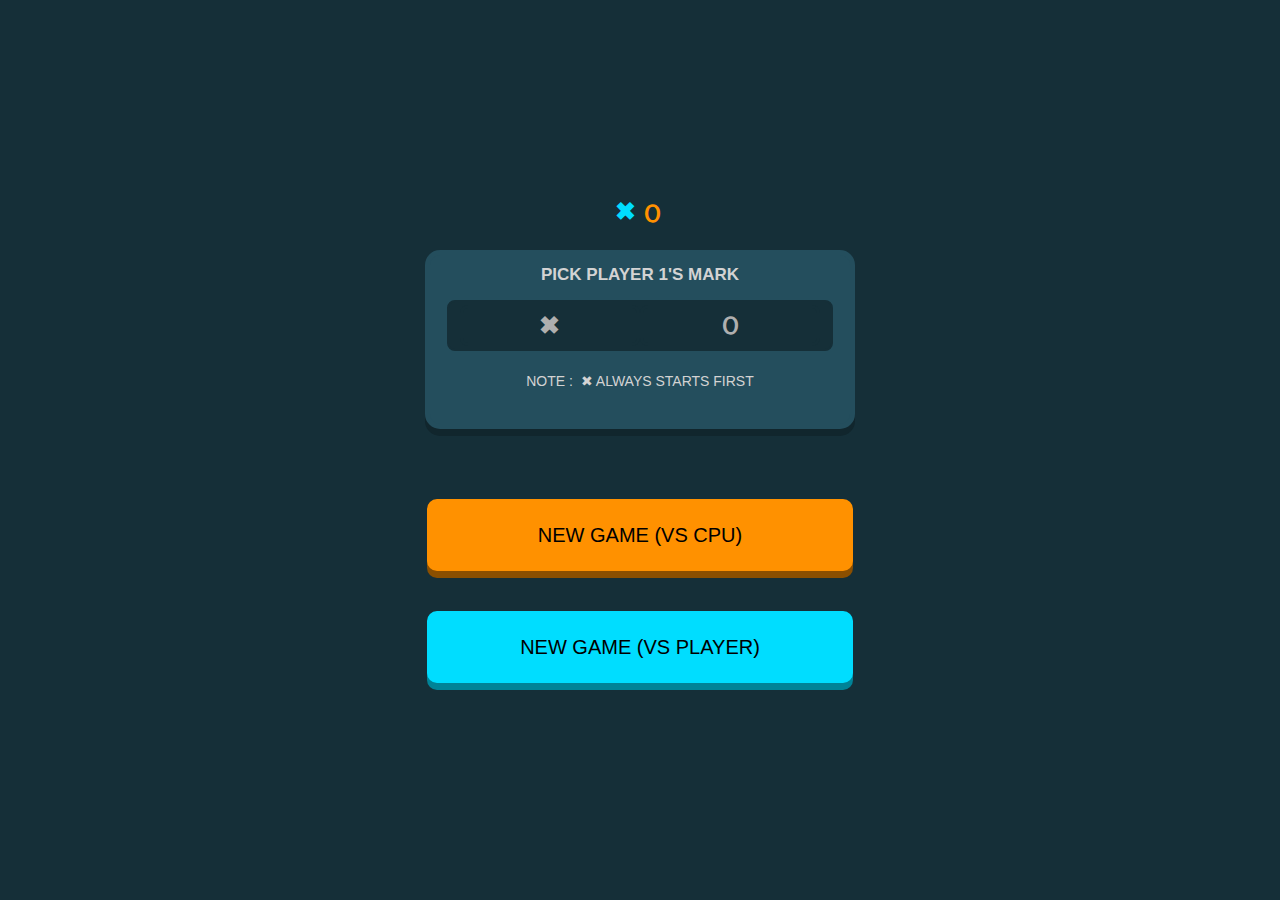
<file: index.html>
<!DOCTYPE html>
<html lang="en">
<head>
    <meta charset="UTF-8">
    <meta name="viewport" content="width=device-width, initial-scale=1.0">
    <title>Kata-Kuti</title>
    <link rel="stylesheet" href="homestyle.css">
</head>
<body>
    <div class="logobar"><p class="logo" style="color: rgb(0, 221, 255);">✖</p><p class="logo" style="color: rgb(255, 145, 0);">Ｏ</p></div>
    <div id="markbar">
        <h4>PICK PLAYER 1'S MARK</h4>
        <div id="marks">
            <button class="markbtn">✖</button>
            <button class="markbtn">Ｏ</button>
        </div>
        <pre>NOTE :  ✖ ALWAYS STARTS FIRST</pre>
    </div>
    <div class="newgamebtndiv">
        <a href="" class="newgamebtna">NEW GAME (VS CPU)</a>
    </div>
    <div class="newgamebtndivpvp">
        <a href="" class="newgamebtnapvp">NEW GAME (VS PLAYER)</a>
    </div>
    <script src="homescript.js"></script>
</body>
</html>
</file>
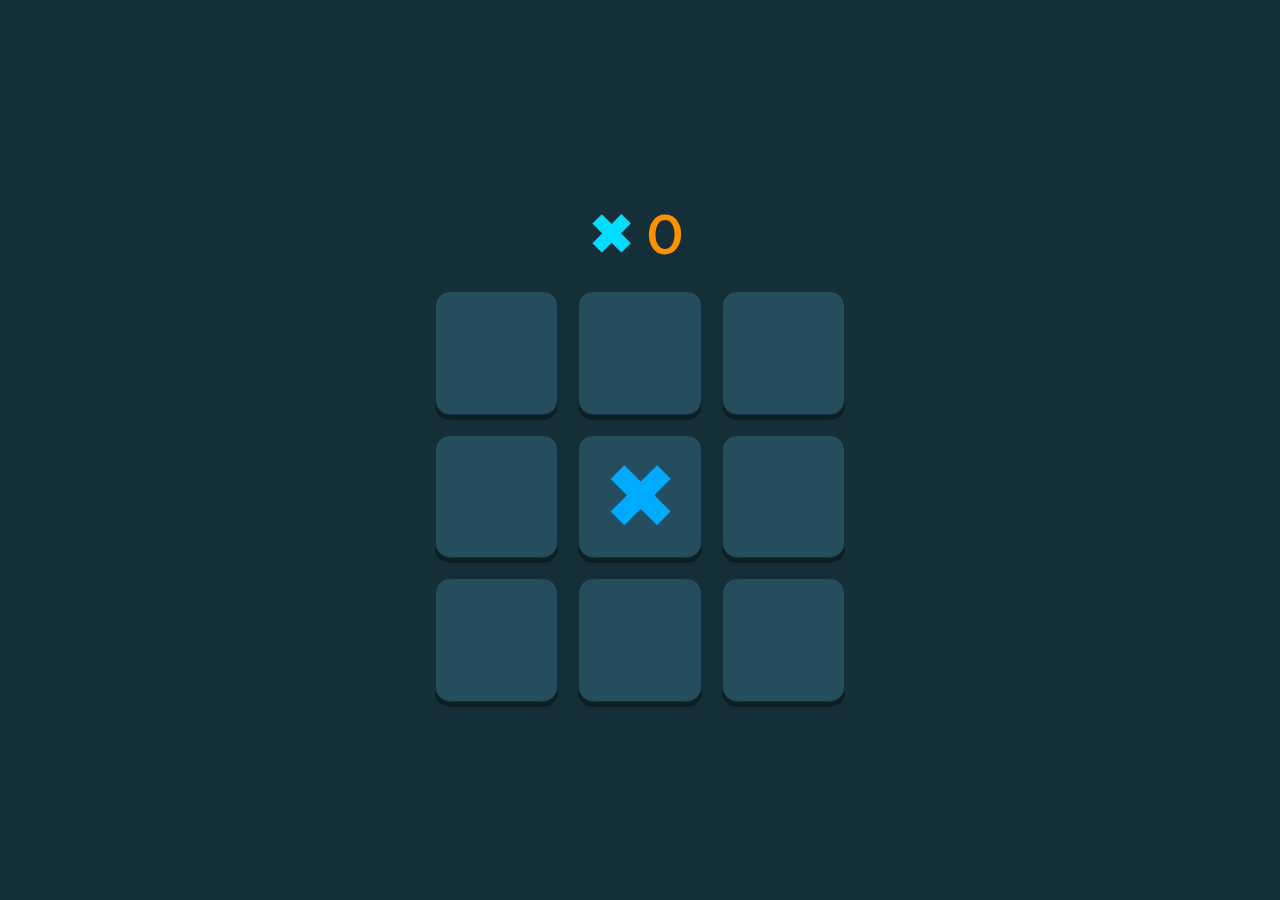
<file: O.html>
<!DOCTYPE html>
<html lang="en">
<head>
    <meta charset="UTF-8">
    <meta name="viewport" content="width=device-width, initial-scale=1.0">
    <title>Player 1 : Ｏ VS CPU : ✖</title>
    <link rel="stylesheet" href="Ostyle.css">
</head>

<body>
    <div id="bigbox">
        <div><p class="logo" style="color: rgb(0, 221, 255);">✖</p><p class="logo" style="color: rgb(255, 145, 0);">Ｏ</p></div>
        <div class="grid">
            <div class="gridboxes"></div>
            <div class="gridboxes"></div>
            <div class="gridboxes"></div>
            <div class="gridboxes"></div>
            <div class="gridboxes"></div>
            <div class="gridboxes"></div>
            <div class="gridboxes"></div>
            <div class="gridboxes"></div>
            <div class="gridboxes"></div>

            <!-- <div class="gridboxes"><p class="element">x</p><p class="element">o</p></div>
            <div class="gridboxes"><p class="element">x</p><p class="element">o</p></div>
            <div class="gridboxes"><p class="element">x</p><p class="element">o</p></div>
            <div class="gridboxes"><p class="element">x</p><p class="element">o</p></div>
            <div class="gridboxes"><p class="element">x</p><p class="element">o</p></div>
            <div class="gridboxes"><p class="element">x</p><p class="element">o</p></div>
            <div class="gridboxes"><p class="element">x</p><p class="element">o</p></div>
            <div class="gridboxes"><p class="element">x</p><p class="element">o</p></div>
            <div class="gridboxes"><p class="element">x</p><p class="element">o</p></div> -->
        </div>

    </div>
    <div class="result">
        <h1 id="resulthead"></h1>
        <button class="quit" id="quitbtn"><a class="quit" href="index.html">QUIT</a></button><button class="nextround" id="nrbtn"><a class="nextround" href="O.html">NEXT ROUND</a></button>
    </div>
    <div class="darkbodyeffect"></div>
    <script src="Oscript.js"></script>
</body>

</html>
</file>
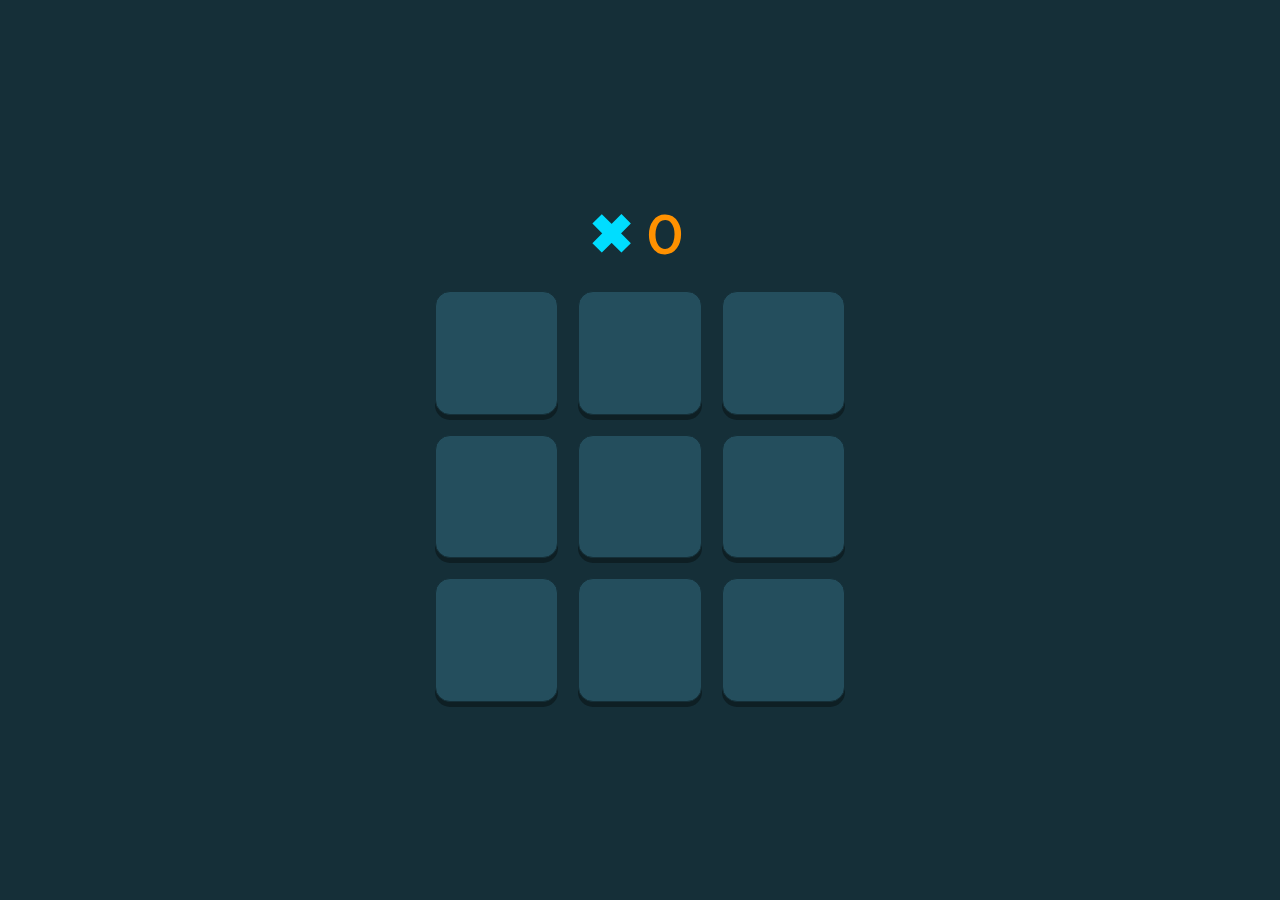
<file: Opvp.html>
<!DOCTYPE html>
<html lang="en">
<head>
    <meta charset="UTF-8">
    <meta name="viewport" content="width=device-width, initial-scale=1.0">
    <title>Player 1 : Ｏ VS Player 2 : ✖</title>
    <link rel="stylesheet" href="Ostyle.css">
</head>

<body>
    <div id="bigbox">
        <div><p class="logo" style="color: rgb(0, 221, 255);">✖</p><p class="logo" style="color: rgb(255, 145, 0);">Ｏ</p></div>
        <div class="grid">
            <div class="gridboxes"></div>
            <div class="gridboxes"></div>
            <div class="gridboxes"></div>
            <div class="gridboxes"></div>
            <div class="gridboxes"></div>
            <div class="gridboxes"></div>
            <div class="gridboxes"></div>
            <div class="gridboxes"></div>
            <div class="gridboxes"></div>

            <!-- <div class="gridboxes"><p class="element">x</p><p class="element">o</p></div>
            <div class="gridboxes"><p class="element">x</p><p class="element">o</p></div>
            <div class="gridboxes"><p class="element">x</p><p class="element">o</p></div>
            <div class="gridboxes"><p class="element">x</p><p class="element">o</p></div>
            <div class="gridboxes"><p class="element">x</p><p class="element">o</p></div>
            <div class="gridboxes"><p class="element">x</p><p class="element">o</p></div>
            <div class="gridboxes"><p class="element">x</p><p class="element">o</p></div>
            <div class="gridboxes"><p class="element">x</p><p class="element">o</p></div>
            <div class="gridboxes"><p class="element">x</p><p class="element">o</p></div> -->
        </div>

    </div>
    <div class="result">
        <h1 id="resulthead"></h1>
        <button class="quit" id="quitbtn"><a class="quit" href="index.html">QUIT</a></button><button class="nextround" id="nrbtn"><a class="nextround" href="Opvp.html">NEXT ROUND</a></button>
    </div>
    <div class="darkbodyeffect"></div>
    <script src="Opvpscript.js"></script>
</body>

</html>
</file>
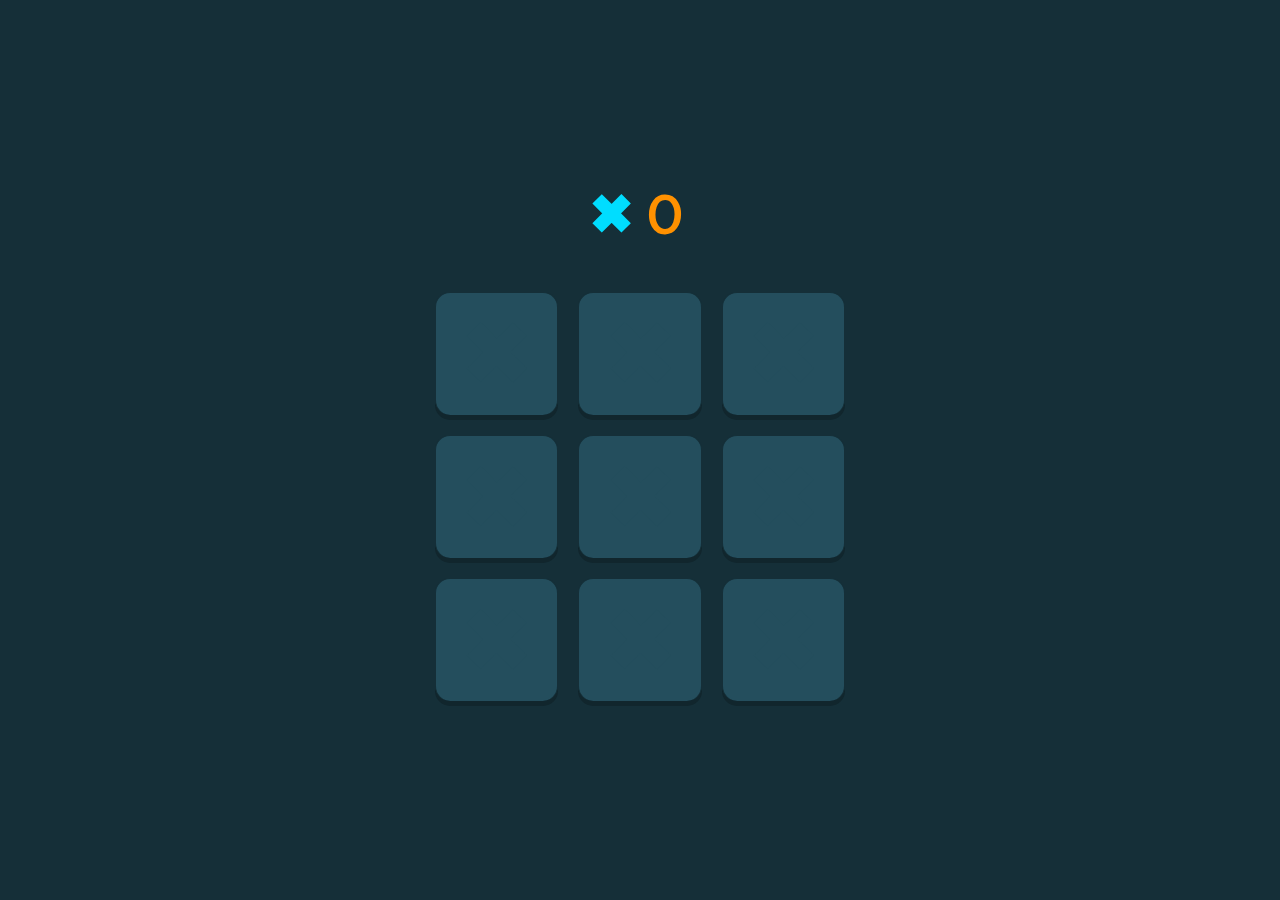
<file: X.html>
<!DOCTYPE html>
<html lang="en">
<head>
    <meta charset="UTF-8">
    <meta name="viewport" content="width=device-width, initial-scale=1.0">
    <title>Player 1 : ✖ VS CPU : Ｏ</title>
    <link rel="stylesheet" href="Xstyle.css">
</head>

<body>
    <div id="bigbox">
        <div><p class="logo" style="color: rgb(0, 221, 255);">✖</p><p class="logo" style="color: rgb(255, 145, 0);">Ｏ</p></div>
        <div class="grid">
            <div class="gridboxes"></div>
            <div class="gridboxes"></div>
            <div class="gridboxes"></div>
            <div class="gridboxes"></div>
            <div class="gridboxes"></div>
            <div class="gridboxes"></div>
            <div class="gridboxes"></div>
            <div class="gridboxes"></div>
            <div class="gridboxes"></div>

            <!-- <div class="gridboxes"><p class="element">x</p><p class="element">o</p></div>
            <div class="gridboxes"><p class="element">x</p><p class="element">o</p></div>
            <div class="gridboxes"><p class="element">x</p><p class="element">o</p></div>
            <div class="gridboxes"><p class="element">x</p><p class="element">o</p></div>
            <div class="gridboxes"><p class="element">x</p><p class="element">o</p></div>
            <div class="gridboxes"><p class="element">x</p><p class="element">o</p></div>
            <div class="gridboxes"><p class="element">x</p><p class="element">o</p></div>
            <div class="gridboxes"><p class="element">x</p><p class="element">o</p></div>
            <div class="gridboxes"><p class="element">x</p><p class="element">o</p></div> -->
        </div>

    </div>
    <div class="result">
        <h1 id="resulthead"></h1>
        <button class="quit" id="quitbtn"><a class="quit" href="index.html">QUIT</a></button><button class="nextround" id="nrbtn"><a class="nextround" href="X.html">NEXT ROUND</a></button>
    </div>
    <div class="darkbodyeffect"></div>
    <script src="Xscript.js"></script>
</body>

</html>
</file>
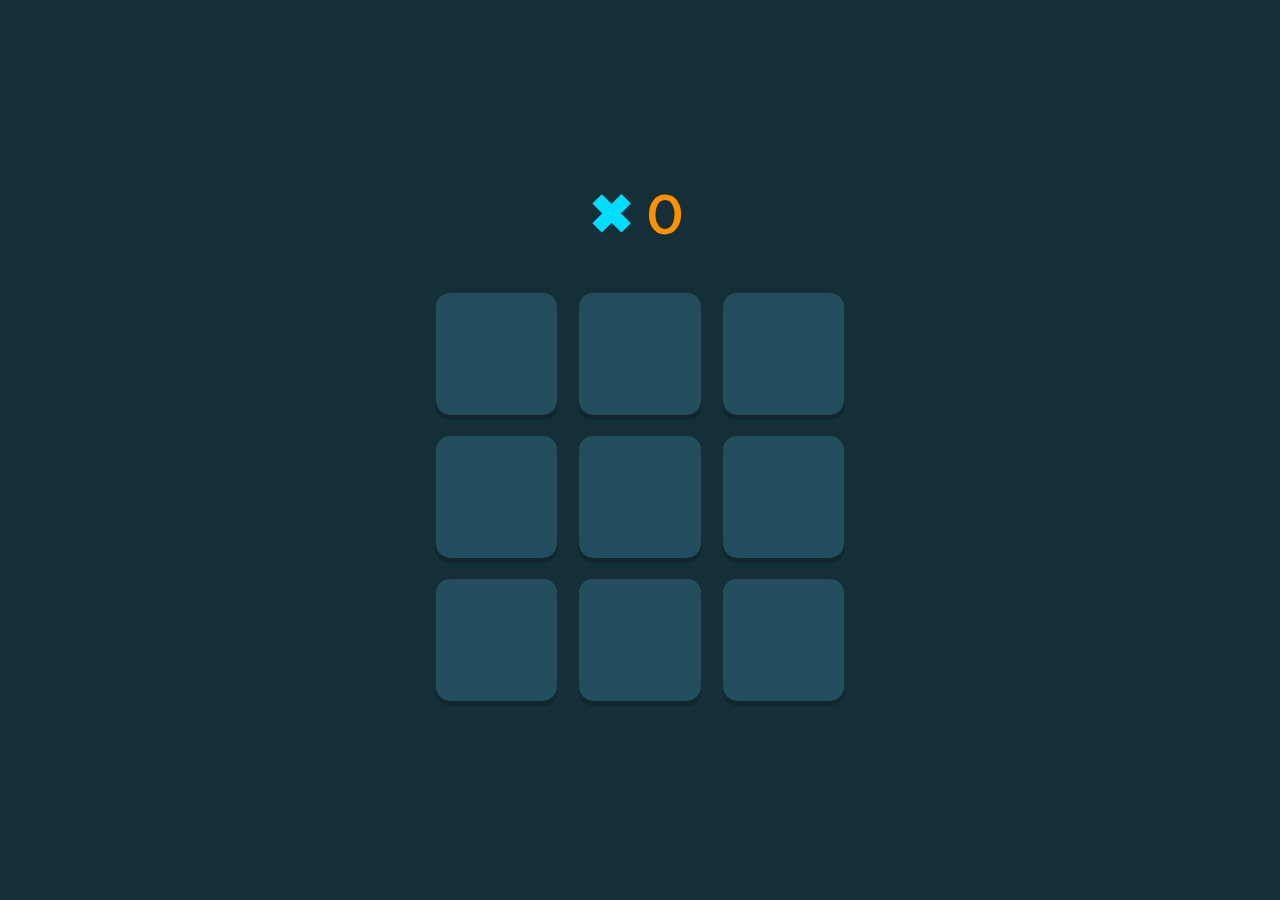
<file: Xpvp.html>
<!DOCTYPE html>
<html lang="en">
<head>
    <meta charset="UTF-8">
    <meta name="viewport" content="width=device-width, initial-scale=1.0">
    <title>Player 1 : ✖ VS Player 2 : Ｏ</title>
    <link rel="stylesheet" href="Xstyle.css">
</head>

<body>
    <div id="bigbox">
        <div><p class="logo" style="color: rgb(0, 221, 255);">✖</p><p class="logo" style="color: rgb(255, 145, 0);">Ｏ</p></div>
        <div class="grid">
            <div class="gridboxes"></div>
            <div class="gridboxes"></div>
            <div class="gridboxes"></div>
            <div class="gridboxes"></div>
            <div class="gridboxes"></div>
            <div class="gridboxes"></div>
            <div class="gridboxes"></div>
            <div class="gridboxes"></div>
            <div class="gridboxes"></div>

            <!-- <div class="gridboxes"><p class="element">x</p><p class="element">o</p></div>
            <div class="gridboxes"><p class="element">x</p><p class="element">o</p></div>
            <div class="gridboxes"><p class="element">x</p><p class="element">o</p></div>
            <div class="gridboxes"><p class="element">x</p><p class="element">o</p></div>
            <div class="gridboxes"><p class="element">x</p><p class="element">o</p></div>
            <div class="gridboxes"><p class="element">x</p><p class="element">o</p></div>
            <div class="gridboxes"><p class="element">x</p><p class="element">o</p></div>
            <div class="gridboxes"><p class="element">x</p><p class="element">o</p></div>
            <div class="gridboxes"><p class="element">x</p><p class="element">o</p></div> -->
        </div>

    </div>
    <div class="result">
        <h1 id="resulthead"></h1>
        <button class="quit" id="quitbtn"><a class="quit" href="index.html">QUIT</a></button><button class="nextround" id="nrbtn"><a class="nextround" href="Xpvp.html">NEXT ROUND</a></button>
    </div>
    <div class="darkbodyeffect"></div>
    <script src="Xpvpscript.js"></script>
</body>

</html>
</file>
<file: homestyle.css>
body{
    height: 100vh;
    width: 100vw;
    margin: 0;
    display: flex;
    flex-direction: column;
    justify-content: center;
    align-items: center;
    align-content: space-around;
    background-color:rgb(21, 47, 56);
}
.logobar{
    width: 100%;
    display: flex;
    justify-content: center;
    margin-bottom: 20px;
}
.logo{
    display: inline-block;
    margin: 0 2px;
    padding: 0;
    /* font-family:'Open Sans'; */
    font-size: 25px;
    font-weight: bold;
}

#markbar{
    width: 400px;
    /* width: 28%; */
    background-color: rgb(36, 78, 93);
    padding: 13px 10px;
    padding-top: 0;
    display: flex;
    flex-wrap: wrap;
    justify-content: center;
    border: 5px solid rgb(36, 78, 93);
    border-radius: 15px;
    box-shadow: 0px 7px 0 rgb(17, 38, 45);
}
h4{
    font-family: 'Segoe UI', Tahoma, Geneva, Verdana, sans-serif;
    font-size: 17px;
    color: lightgray;
    margin: 15px 0;
    margin-top: 10px;
}
#marks{
    display: flex;
    align-content: space-evenly;
    justify-content: center;
    background-color: rgb(21, 47, 56);
    padding: 3px 3px;
    border: 2px solid rgb(21, 47, 56);
    border-radius: 8px;
    width: 94%;
}
.markbtn{
    background-color: rgb(21, 47, 56);
    color: rgb(175, 175, 175);
    font-size: 25px;
    font-weight: bolder;
    width: 48%;
    border: 3px solid rgb(21, 47, 56);
    border-radius: 8px;
}
.markbtn:hover{
    background-color: rgb(175, 175, 175);
    color: rgb(21, 47, 56);
    border: 3px solid rgb(175, 175, 175);
}
.markbtn:active{
    border: 3px solid rgb(21, 47, 56);
}
pre{
    display: block;
    font-family: 'Segoe UI', Tahoma, Geneva, Verdana, sans-serif;
    font-size: 14px;
    font-weight: normal;
    color: lightgray;
    margin: 22px 0;
}

.newgamebtndiv{
    display: inline-block;
    width: 420px;
    height: 66px;
    background-color: rgb(255, 145, 0);
    color: black;
    font-family: 'Segoe UI', Tahoma, Geneva, Verdana, sans-serif;
    font-size: 20px;
    text-align: center;
    text-decoration: none;
    border: 3px solid rgb(255, 145, 0);
    border-radius: 10px;
    box-shadow: 0px 7px 0 rgb(139, 79, 0);
    margin: 40px 0;
    margin-top: 70px;
}
.newgamebtna{
    display: inline-flex;
    justify-content: center;
    align-items: center;
    align-content: center;
    width: 100%;
    height: 100%;
    background-color: rgb(255, 145, 0);
    color: black;
    font-family: 'Segoe UI', Tahoma, Geneva, Verdana, sans-serif;
    font-size: 20px;
    text-align: center;
    text-decoration: none;
}
.newgamebtna:hover{
    background-color: rgb(210, 119, 0);
    border-color: rgb(210, 119, 0);
}
.newgamebtndiv:hover{
    background-color: rgb(210, 119, 0);
    border-color: rgb(210, 119, 0);
    box-shadow: 0px 4px 0 rgb(139, 79, 0);
    position: relative;
    top: 3px;
}

.newgamebtndivpvp{
    display: inline-block;
    width: 420px;
    height: 66px;
    background-color: rgb(0, 221, 255);
    color: black;
    font-family: 'Segoe UI', Tahoma, Geneva, Verdana, sans-serif;
    font-size: 20px;
    text-align: center;
    text-decoration: none;
    border: 3px solid rgb(0, 221, 255);
    border-radius: 10px;
    box-shadow: 0px 7px 0 rgb(0, 131, 151);
    margin: 20px 0;
    margin-top: 0;
}
.newgamebtnapvp{
    display: inline-flex;
    justify-content: center;
    align-items: center;
    align-content: center;
    width: 100%;
    height: 100%;
    background-color: rgb(0, 221, 255);
    color: black;
    font-family: 'Segoe UI', Tahoma, Geneva, Verdana, sans-serif;
    font-size: 20px;
    text-align: center;
    text-decoration: none;
}
.newgamebtnapvp:hover{
    background-color: rgb(0, 221, 255);
    border-color: rgb(0, 221, 255);
}
.newgamebtndivpvp:hover{
    background-color: rgb(0, 221, 255);
    border-color: rgb(0, 221, 255);
    box-shadow: 0px 4px 0 rgb(0, 131, 151);
    position: relative;
    top: 3px;
}
</file>
<file: Ostyle.css>
body{
    height: 100vh;
    width: 100vw;
    margin: 0;
    display: flex;
    justify-content: center;
    align-items: center;
    align-content: center;
    background-color:rgb(21, 47, 56);
}

#bigbox{
    display: inline-flex;
    flex-direction: column;
    justify-content: center;
    align-items: center;
    align-content: center;
    padding: 50px 30px 30px 30px;
    width: fit-content;
    /* border: 5px double gold; */
    background-color:rgb(21, 47, 56);
}
.logo{
    display: inline-block;
    margin: 0 2px;
    padding: 0;
    /* font-family:'Open Sans'; */
    font-size: 6vh;
    font-weight: bold;
}
.grid{
    display: inline-flex;
    flex-wrap: wrap;
    padding: 0;
    height: 50vh;
    width: 50vh;
    justify-content: space-evenly;
    align-content: space-evenly;
    background-color:rgb(21, 47, 56);
}
.gridboxes{
    display: inline-flex;
    margin: 0;
    width: 27%;
    height: 27%;
    padding: 0;
    border: 1px solid rgb(21, 47, 56);
    border-radius: 15px;
    box-shadow: 0px 5px 0 rgb(14, 31, 36);
    justify-content: center;
    align-items: center;
    background-color: rgb(36, 78, 93);
    color: rgb(36, 78, 93);
    font-size: 10vh;
    text-align: center;
    font-family:'Open Sans';
}
.gridboxes:hover{
    /* color: greenyellow; */
    text-shadow: 0 0 2px rgb(255, 145, 0), 0 0 2px rgb(255, 145, 0),0 0 2px rgb(255, 145, 0);
    font-size: 50px;
}

/* .element{
    display: none;
    width: 100%;
    height: 100%;
    color:rgb(174, 255, 0);
    font-size: 30px;
    /* padding: 8px; */
    /* margin-block: 0;
    text-align: center;
} */ 
/* .element:{
    display: none;
} */
/* .element:hover{
    visibility: visible;
    background-color: aqua; 
} */

.result{
    display: flex;
    width: 100%;
    height: 25vh;
    position:absolute;
    z-index: 1;
    top: 40vh;
    justify-content: center;
    align-items: center;
    align-content: space-evenly;
    flex-wrap: wrap;
    background-color: rgb(36, 78, 93);
    /* visibility: hidden; */
}
#resulthead{
    margin: 15px 0;
    margin-top: 7px;
    width: 100%;
    text-align: center;
    font-family: 'Segoe UI', Tahoma, Geneva, Verdana, sans-serif;
    font-size: 3em;
    color: lightgray;
}
.quit{
    display: inline-block;
    width: 80px;
    font-size: 1.3em;
    font-family: sans-serif;
    text-decoration: none;
    margin: 0;
    padding: 0;
    color: black;
    background-color: rgb(190, 190, 190);
    border-radius: 5px;
}
#quitbtn{
    display: inline-flex;
    justify-content: center;
    border: 2px solid rgb(190, 190, 190);
    border-bottom: 0;
    margin-left: 6vh;
    margin-bottom: 7px;
    box-shadow: 0 4px 0 gray ;
}
#quitbtn:hover{
    background-color: rgb(165, 165, 165);
    border-color: rgb(165, 165, 165);
    box-shadow: 0 2.5px 0 gray ;
    position: relative;
    top: 1.5px;
}
.nextround{
    display: inline-block;
    width: 195px;
    font-size: 1.3em;
    font-family: sans-serif;
    text-decoration: none;
    margin: 0;
    padding: 0;
    color: black;
    background-color: rgb(255, 145, 0);
    border-radius: 5px;
}
#nrbtn{
    display: inline-flex;
    justify-content: center;
    border: 2px solid rgb(255, 145, 0);
    border-bottom: 0;
    margin-left: 12vh;
    margin-bottom: 7px;
    box-shadow: 0 4px 0 rgb(139, 79, 0) ;
}
#nrbtn:hover{
    background-color: rgb(210, 119, 0);
    border-color: rgb(210, 119, 0);
    box-shadow: 0 2.5px 0 rgb(139, 79, 0) ;
    position: relative;
    top: 1.5px;
}

.darkbodyeffect{
    width: 100%;
    height: 100%;
    position: absolute;
    z-index: 0;
    background-color: rgba(0, 0, 0, 0.429);
    visibility: hidden;
}
</file>
<file: Xstyle.css>
body{
    height: 100vh;
    width: 100vw;
    margin: 0;
    display: flex;
    justify-content: center;
    align-items: center;
    align-content: center;
    background-color:rgb(21, 47, 56);
}

#bigbox{
    display: inline-flex;
    flex-direction: column;
    justify-content: center;
    align-items: center;
    align-content: center;
    padding: 30px;
    width: fit-content;
    /* border: 5px double gold; */
    background-color:rgb(21, 47, 56);
}
.logo{
    display: inline-block;
    margin: 0 2px;
    margin-bottom: 20px;
    padding: 0;
    /* font-family:'Open Sans'; */
    font-size: 6vh;
    font-weight: bold;
}
.grid{
    display: inline-flex;
    flex-wrap: wrap;
    padding: 0;
    height: 50vh;
    width: 50vh;
    justify-content: space-evenly;
    align-content: space-evenly;
    background-color:rgb(21, 47, 56);
}
.gridboxes{
    display: inline-flex;
    margin: 0;
    width: 27%;
    height: 27%;
    padding: 0;
    border: 1px solid rgb(21, 47, 56);
    border-bottom: rgb(17, 38, 45);
    border-radius: 15px;
    box-shadow: 0px 5px 0 rgb(17, 38, 45);
    justify-content: center;
    align-items: center;
    background-color: rgb(36, 78, 93);
    color: rgb(36, 78, 93);
    font-size: 10vh;
    text-align: center;
    font-family:'Open Sans';
}
.gridboxes:hover{
    /* color: greenyellow; */
    text-shadow: 0 0 2px rgb(0, 221, 255), 0 0 2px rgb(0, 221, 255),0 0 2px rgb(0, 221, 255);
}

/* .element{
    display: none;
    width: 100%;
    height: 100%;
    color:rgb(174, 255, 0);
    font-size: 30px;
    /* padding: 8px; */
    /* margin-block: 0;
    text-align: center;
} */ 
/* .element:{
    display: none;
} */
/* .element:hover{
    visibility: visible;
    background-color: aqua; 
} */

.result{
    display: flex;
    width: 100%;
    height: 25vh;
    position:absolute;
    z-index: 1;
    top: 40vh;
    justify-content: center;
    align-items: center;
    align-content: space-evenly;
    flex-wrap: wrap;
    background-color: rgb(36, 78, 93);
    /* visibility: hidden; */
}
#resulthead{
    margin: 15px 0;
    margin-top: 7px;
    width: 100%;
    text-align: center;
    font-family: 'Segoe UI', Tahoma, Geneva, Verdana, sans-serif;
    font-size: 3em;
    color: lightgray;
}
.quit{
    display: inline-block;
    font-size: 1.3em;
    font-family: sans-serif;
    text-decoration: none;
    width: 80px;
    /* margin: 1.5vw 0;
    margin-left: 2vw; */
    margin: 0;
    padding: 0;
    color: black;
    background-color: rgb(190, 190, 190);
    border-radius: 5px;
}
#quitbtn{
    display: inline-flex;
    justify-content: center;
    border: 2px solid rgb(190, 190, 190);
    border-bottom: 0;
    margin-left: 6vh;
    margin-bottom: 7px;
    box-shadow: 0 4px 0 gray ;
}
#quitbtn:hover{
    background-color: rgb(165, 165, 165);
    border-color: rgb(165, 165, 165);
    box-shadow: 0 2.5px 0 gray ;
    position: relative;
    top: 1.5px;
}
.nextround{
    display: inline-block;
    width: 195px;
    font-size: 1.3em;
    font-family: sans-serif;
    text-decoration: none;
    margin: 0;
    padding: 0;
    color: black;
    background-color: rgb(255, 145, 0);
    border-radius: 5px;
}
#nrbtn{
    display: inline-flex;
    justify-content: center;
    border: 2px solid rgb(255, 145, 0);
    border-bottom: 0;
    margin-left: 12vh;
    margin-bottom: 7px;
    box-shadow: 0 4px 0 rgb(139, 79, 0) ;
}
#nrbtn:hover{
    background-color: rgb(210, 119, 0);
    border-color: rgb(210, 119, 0);
    box-shadow: 0 2.5px 0 rgb(139, 79, 0) ;
    position: relative;
    top: 1.5px;
}

.darkbodyeffect{
    width: 100%;
    height: 100%;
    position: absolute;
    z-index: 0;
    background-color: rgba(0, 0, 0, 0.429);
    visibility: hidden;
}
</file>
